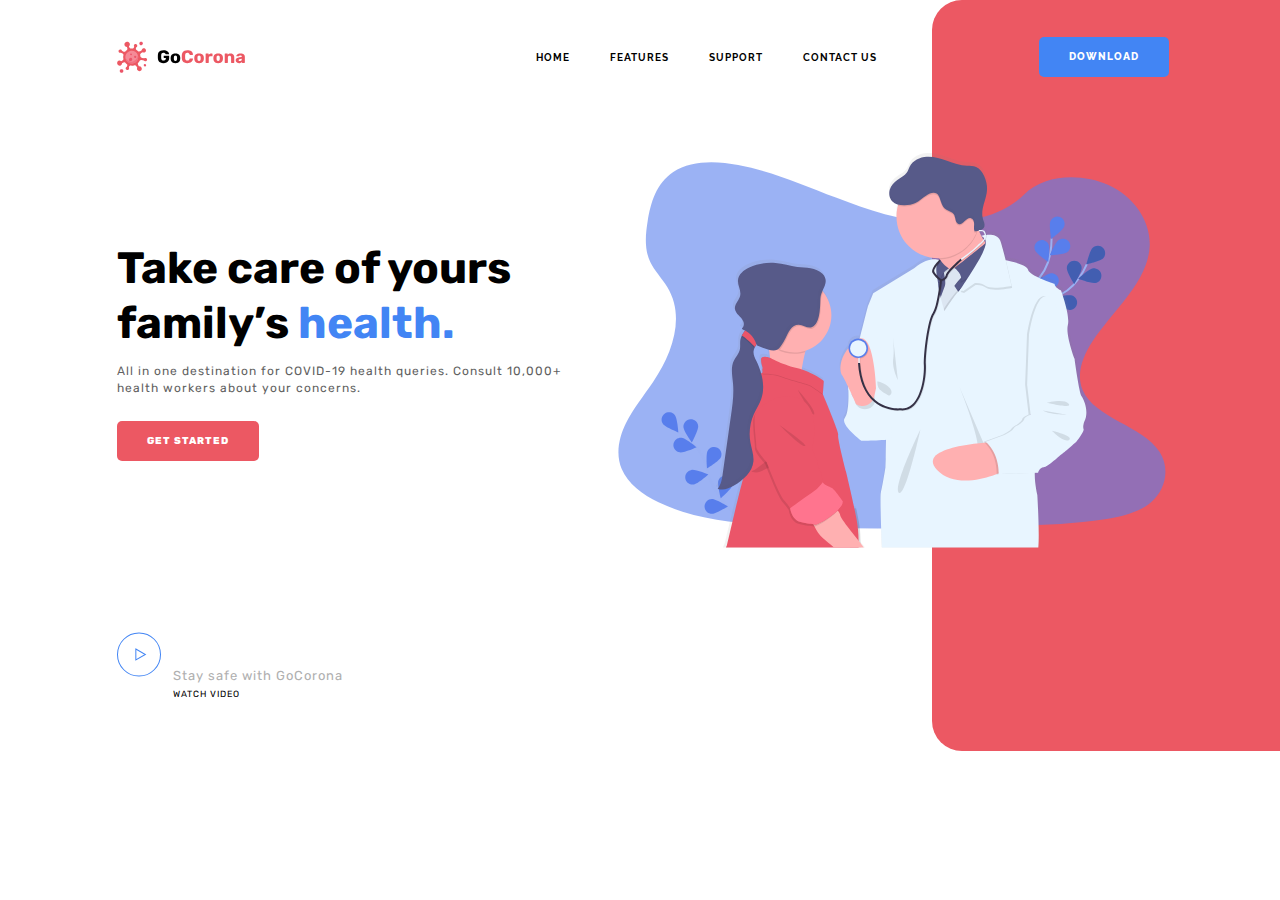
<file: index.html>
<!DOCTYPE html>
<html lang="ru">
<head>
    <meta charset="UTF-8"/>
    <meta name="viewport" content="width=device-width, initial-scale=1.0, maximum-scale=1.0, user-scalable=0">
    <link href="https://fonts.googleapis.com/css?family=Rubik:regular,700&display=swap" rel="stylesheet" /> 
    <link href="https://fonts.googleapis.com/css?family=Raleway:,700,800&display=swap" rel="stylesheet" />
    <link rel="stylesheet" href="style.css">
    <title>GoCorona</title>
</head>
<body>
    <div class="wrapper">
        <header class="header">
            <div class="header__container">
                <div class="header__row">
                    <a class="header__logo" href=""><img src="icon/icon__go-corona.svg" alt="Логотип"></a>
                    <nav class="header__menu">
                        <ul class="menu__list">
                            <li><a class="menu__link" href="">HOME</a></li>
                            <li><a class="menu__link" href="">FEATURES</a></li>
                            <li><a class="menu__link" href="">SUPPORT</a></li>
                            <li><a class="menu__link" href="">CONTACT US</a></li>
                        </ul>
                    </nav>
                    <div class="header__button">
                        <a class="button button_blue" href="">DOWNLOAD</a>
                        <div class="menu__icon"><span></span></div>
                    </div>
                </div>
            </div>
        </header>
        <div class="main">
            <section class="health">
                <div class="health__container">
                    <div class="health__row">
                        <div class="health__body">
                            <h1 class="health__title">Take care of yours family’s <span>health.</span></h1>
                            <p class="health__text">
                                All in one destination for COVID-19 health queries. 
                                Consult 10,000+ health workers about your concerns.
                            </p>
                                <a class="health__button button" href="">GET STARTED</a>
                        </div>
                        <div class="health__image">
                            <img src="img/health.svg" alt="Лікарь з дитиною">
                        </div>
                    </div>
                    <div class="health__video">
                        <img src="icon/icon-video.svg" alt="">
                        <div class="video__body">
                            <p class="video__text-1">Stay safe with GoCorona</p>
                            <p class="video__text-2">Watch Video</p>
                        </div>
                    </div>
                </div>
            </section>
        </div>
        <footer class="footer"></footer>
    </div>
    <script src="script.js"></script>
</body>
</html>
</file>
<file: style.css>
/*Обнулення*/
*{padding: 0;margin: 0;border: 0;}
*,*:before,*:after{-moz-box-sizing: border-box;-webkit-box-sizing: border-box;box-sizing: border-box;}
:focus,:active{outline: none;}
a:focus,a:active{outline: none;}
nav,footer,header,aside{display: block;}
html,body{height: 100%;width: 100%;font-size: 100%;line-height: 1;font-size: 14px;-ms-text-size-adjust: 100%;-moz-text-size-adjust: 100%;-webkit-text-size-adjust: 100%;}
input,button,textarea{font-family: inherit;}
input::-ms-clear{display: none;}
button{cursor: pointer;}
button::-moz-focus-inner {padding:0;border:0;}
a, a:visited{text-decoration: none;}
a:hover{text-decoration: none;}
ul li{list-style: none;}
img{vertical-align: top;}
h1,h2,h3,h4,h5,h6{font-size:inherit;font-weight: 400;}
/*--------------------------*/

body {
    font-family: Rubik;
    font-size: 12px;
    color: #616161;
}
._lock {
  overflow: hidden;
}
.wrapper {
    min-height: 100%;
    overflow: hidden;
    display: flex;
    flex-direction: column;
}

[class*="__container"] {
    max-width: 1087px;
    margin: 0 auto;
    padding: 0px 15px;
}

.header {
    position: absolute;
    width: 100%;
    top: 0;
    left: 0;
    z-index: 50;
}
.header__row {
    display: flex;
    align-items: center;
    min-height: 114px;
    position: relative;
}
.header__logo {
    flex: 1 1 auto;
    display: flex;
    position: relative;
    z-index: 20;
}
.header__menu {
   justify-content: flex-end;
}
.menu__list {
    display: flex;
}
.menu__list li {
    margin: 0px 40px 0px 0px;
}
.menu__link {
    font-family: Raleway;
    text-transform: uppercase;
    font-weight: 700;
    font-size: 10px;
    line-height: 1.2;
    letter-spacing: 1px;
    color: black;
}
.header__button {
    flex: 0 0 252px;
    display: flex;
    justify-content: flex-end;
    align-items: center;
    font-family: Raleway;
}
.button {
    display: inline-block;
    text-transform: uppercase;
    font-size: 10px;
    font-weight: 800;
    letter-spacing: 1px;
    line-height: 1.2;
    padding: 14px 30px;
    background-color: #EC5863;
    border-radius: 5px;
    color: white;
}
.button:hover {
    background-color: #f04646;
}
.button_blue {
    background-color: #4285F4;
    position: relative;
    z-index: 20;
}
.button_blue:hover {
    background-color: #0862ff;
    transition: all 0.3s ease 0s;
}
.main {
    flex: 1 1 auto;
}

/* PC */
@media (max-width:1087px) {
    [class*="__container"] {
        max-width: 970px;
    }
}
/* TABLET */
@media (max-width:991.98px) {
    [class*="__container"] {
        max-width: 750px;
    }
    .header__row {
      min-height: 80px;
    }
    .menu__list li{
      margin: 0px 30px 0px 0px;
    }
    .header__button {
      flex: 0 0 170px;
    }
}
/* MOBILE */
@media (max-width:767.98px) {
    [class*="__container"] {
        max-width: none;
    }
    .header__row {
      justify-content: space-between;
    }
    .menu__list {
      flex-direction: column;
      justify-content: center;
      align-items: center;
    }
    .menu__list li {
      margin: 0px 0px 30px 0px;
    }
    .menu__list li:last-child {
      margin: 0;
    }
    .menu__link {
      color: black;
      font-size: 25px; 
    }
    /* іконка бургера */
.menu__icon {
  position: relative;
  z-index: 5;
  width: 30px;
  height: 18px;
  cursor: pointer;
  margin: 0px 0px 0px 20px;
}
.menu__icon span,
.menu__icon::before,
.menu__icon::after {
  position: absolute;
  left: 0;
  width: 100%;
  height: 10%;
  transition: all 0.3s ease 0s;
  background-color: black;
}
.menu__icon::before,
.menu__icon::after {
  content: "";
}
.menu__icon::before {
  top: 0;
}
.menu__icon::after {
  bottom: 0;
}
.menu__icon span {
  top: 50%;
  transform: scale(1) translate(0px, -50%);

}
.menu__icon._burger span {
  transform: scale(0) translate(0px, -50%);
  background-color: black;
}
.menu__icon._burger::before {
  top: 50%;
  transform: rotate(-45deg) translate(0px, -50%);
  background-color: black;
}
.menu__icon._burger::after {
  bottom: 50%;
  transform: rotate(45deg) translate(0px, 50%);
  background-color: black;
}
 /* Меню, яке відкриваєть при натисканні на іконку бургера */
.header__menu {
  position: fixed;
  top: 0;
  left: -100%;
  width: 100%;
  height: 100%;
  opacity: 0.95;
  background-color: white;
  transition: all 0.3s ease 0s;
  overflow: auto;
  padding: 150px 15px 30px 15px;
}
.header__menu._open {
  left: 0;
}
/* Це плашка, яка накладається поверх хедела, коли є скрол при відкритому меню бургер */  
.header__menu._open::before {
  content: "";
  position: fixed;
  top: 0;
  left: 0;
  z-index: 15;
  width: 100%;
  height: 80px;
  background-color: white;
}
}
/* MOBILE SMALL */
@media (max-width:479px) {
  .header__logo {
    flex: 0 0 40px;
    overflow: hidden;
  }
}

/*--------------------------*/

.health {}
.health__container { 
  position: relative;
  padding: 153px 0px 50px 0px;
}
.health__container::before {
  content: "";
  position: absolute;
  width: 100vw;
  height: 100%;
  top: 0;
  right: 252px;
  transform: translate(100%, 0px);
  background-color: #EC5863;
  border-radius: 30px 0px 0px 30px;
}
.health__row {
  display: flex;
  align-items: center;
}
.health__body {
  flex: 0 1 48%;
  padding: 20px 20px;
}
.health__title {
  font-weight: 700;
  font-size: 44px;
  line-height: 126%;
  color: black;
  margin: 0px 0px 12px 0px;
}
.health__title span {
  color: #4285F4;
}
.health__text {
font-size: 12px;
line-height: 138.5%;
letter-spacing: 1px;
color: #616161;
padding: 0px 20px 0px 0px;
margin: 0px 0px 24px 0px;
}
.health__image {
  flex: 0 1 52%;
  position: relative;
  z-index: 30;
}
.health__image img {
  max-width: 100%;
}
.health__video {
  display: flex;
  padding: 60px 0px 0px 20px;
}
.video__body {
  padding: 60px 0px 0px 12px;
}
.video__text-1 {
  font-size: 13px;
  line-height: 126%;
  letter-spacing: 1px;
  color: #B0B0B0;
  margin: 0px 0px 5px 0px;
}
.video__text-2 {
  font-size: 9px;
  line-height: 126%;
  letter-spacing: 1px;
  text-transform: uppercase;
  color: black;
}

@media (max-width:991.98px) {
  .health__container::before {
    right: 185px;
    border-radius: 20px 0px 0px 20px;
  }
}
@media (max-width:767.98px) {
  .health__container { 
    padding: 100px 0px 50px 0px;
  }
  .health__container::before {
    display: none;
  }
  .health__row {
    flex-direction: column;
  }
  .health__body {
    flex: 1 1 auto;
    margin: 0px 0px 10px 0px;
  }
  .health__title {
    font-size: 35px;
  }
}
</file>
